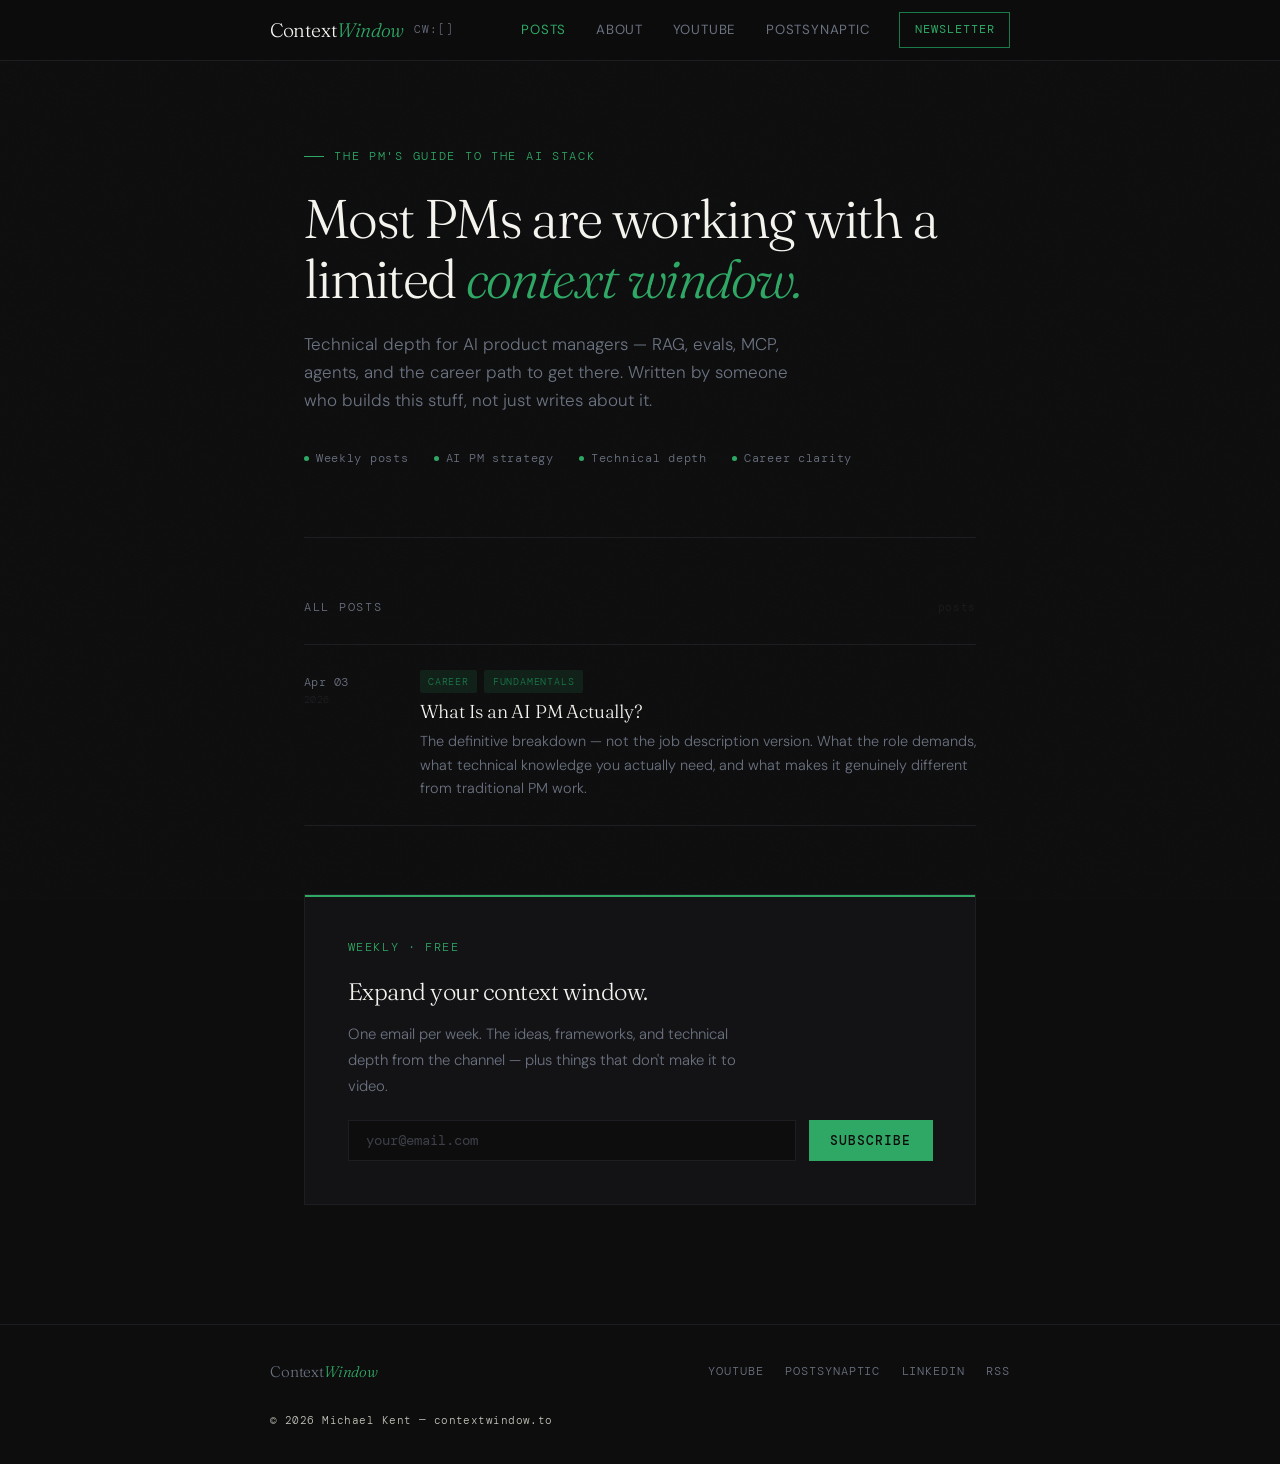
<file: index.html>
<!DOCTYPE html>
<html lang="en">
<head>
  <meta charset="UTF-8">
  <meta name="viewport" content="width=device-width, initial-scale=1.0">
  <title>ContextWindow — The PM's guide to the AI stack</title>
  <meta name="description" content="Technical depth for AI product managers. RAG, evals, MCP, agents, and the career path to get there. By Michael Kent.">
  <meta name="author" content="Michael Kent">

  <!-- Open Graph -->
  <meta property="og:title" content="ContextWindow">
  <meta property="og:description" content="The PM's guide to the AI stack.">
  <meta property="og:type" content="website">
  <meta property="og:url" content="https://contextwindow.to">

  <!-- Canonical -->
  <link rel="icon" type="image/x-icon" href="/favicon.ico">
  <link rel="icon" type="image/png" sizes="32x32" href="/favicon-32.png">
  <link rel="apple-touch-icon" sizes="180x180" href="/apple-touch-icon.png">
  <link rel="canonical" href="https://contextwindow.to">

  <!-- RSS -->
  <link rel="alternate" type="application/rss+xml" title="ContextWindow" href="/feed.xml">

  <link rel="stylesheet" href="css/style.css">
</head>
<body>

  <!-- ── Header ─────────────────────────────────────────── -->
  <header class="site-header">
    <div class="site-header-inner">
      <a href="/" class="site-logo">
        Context<span class="accent">Window</span>
        <span class="shortcode">CW:[]</span>
      </a>
      <nav class="site-nav">
        <a href="/" class="active">Posts</a>
        <a href="/about.html">About</a>
        <a href="https://youtube.com/@contextwindow-to" target="_blank" rel="noopener">YouTube</a>
        <a href="https://postsynaptic.dev" target="_blank" rel="noopener">PostSynaptic</a>
        <a href="https://contextwindowpm.substack.com" target="_blank" rel="noopener" class="nav-cta">Newsletter</a>
      </nav>
    </div>
  </header>

  <!-- ── Main ───────────────────────────────────────────── -->
  <main class="page-wrapper">

    <!-- Hero -->
    <section class="hero">
      <div class="hero-kicker">The PM's guide to the AI stack</div>
      <h1 class="hero-title">
        Most PMs are working with a<br>
        limited <em>context window.</em>
      </h1>
      <p class="hero-sub">
        Technical depth for AI product managers — RAG, evals, MCP, agents,
        and the career path to get there. Written by someone who builds this stuff, not just writes about it.
      </p>
      <div class="hero-meta">
        <span class="hero-meta-item"><span class="dot"></span> Weekly posts</span>
        <span class="hero-meta-item"><span class="dot"></span> AI PM strategy</span>
        <span class="hero-meta-item"><span class="dot"></span> Technical depth</span>
        <span class="hero-meta-item"><span class="dot"></span> Career clarity</span>
      </div>
    </section>

    <!-- Post list -->
    <section>
      <div class="post-list-header">
        <span class="post-list-title">All posts</span>
        <span class="post-list-count"><!-- POST_COUNT --> posts</span>
      </div>

      <div class="post-list">

        <!-- ── POST ENTRIES — add newest at top ──────────────
             Copy a .post-item block for each new post.
             Update: href, date, year, tags, title, excerpt.
             ─────────────────────────────────────────────── -->

        <a class="post-item" href="posts/what-is-an-ai-pm.html">
          <div class="post-item-date">
            Apr 03
            <span class="year">2026</span>
          </div>
          <div class="post-item-body">
            <div class="post-item-tags">
              <span class="post-tag">career</span>
              <span class="post-tag">fundamentals</span>
            </div>
            <div class="post-item-title">What Is an AI PM Actually?</div>
            <div class="post-item-excerpt">
              The definitive breakdown — not the job description version. What the role demands, what technical knowledge you actually need, and what makes it genuinely different from traditional PM work.
            </div>
          </div>
        </a>

        <!-- Add future posts above this comment -->

      </div>
    </section>

    <!-- Newsletter -->
    <section class="newsletter-strip">
      <div class="newsletter-kicker">Weekly · Free</div>
      <h2 class="newsletter-title">Expand your context window.</h2>
      <p class="newsletter-sub">
        One email per week. The ideas, frameworks, and technical depth from the channel — plus things that don't make it to video.
      </p>
      <form class="newsletter-form" action="https://contextwindowpm.substack.com" method="get" target="_blank">
        <input type="email" placeholder="your@email.com" name="email" autocomplete="email">
        <button type="submit">Subscribe</button>
      </form>
    </section>

  </main>

  <!-- ── Footer ─────────────────────────────────────────── -->
  <footer class="site-footer">
    <div class="site-footer-inner">
      <a href="/" class="footer-logo">Context<span>Window</span></a>
      <div class="footer-links">
        <a href="https://youtube.com/@contextwindow-to" target="_blank" rel="noopener">YouTube</a>
        <a href="https://postsynaptic.dev" target="_blank" rel="noopener">PostSynaptic</a>
        <a href="https://linkedin.com/in/stereomck" target="_blank" rel="noopener">LinkedIn</a>
        <a href="/feed.xml">RSS</a>
      </div>
      <div class="footer-copy">
        &copy; 2026 Michael Kent &mdash; contextwindow.to
      </div>
    </div>
  </footer>

</body>
</html>
</file>
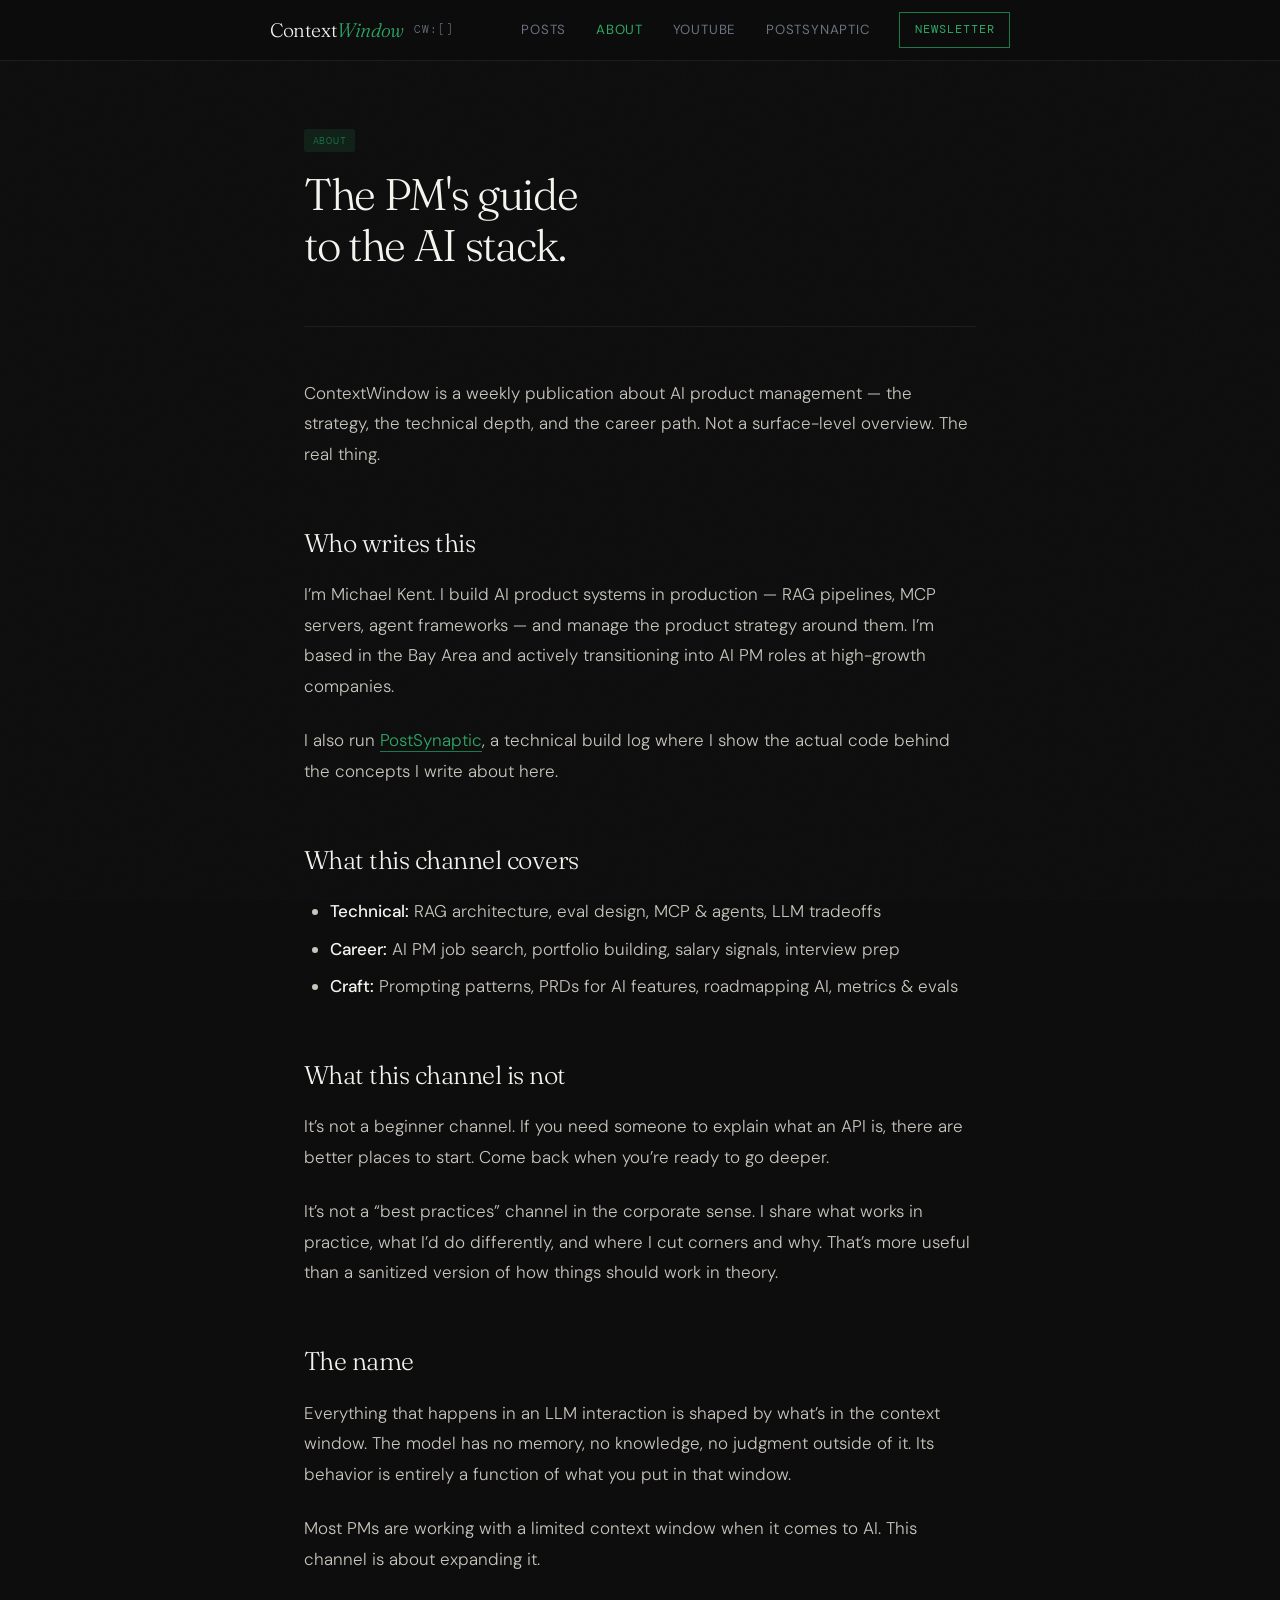
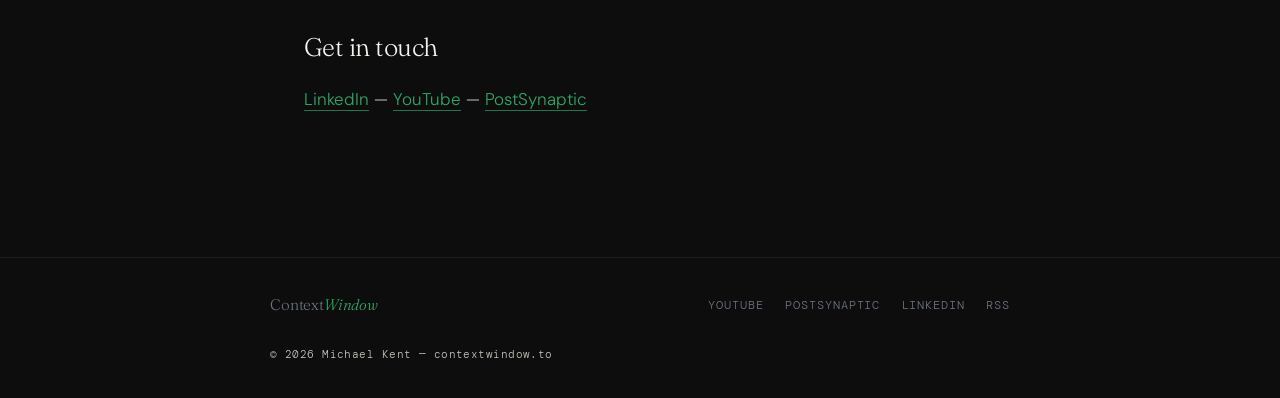
<file: about.html>
<!DOCTYPE html>
<html lang="en">
<head>
  <meta charset="UTF-8">
  <meta name="viewport" content="width=device-width, initial-scale=1.0">
  <title>About — ContextWindow</title>
  <meta name="description" content="ContextWindow is a channel and blog about AI product management. Written by Michael Kent.">
  <meta name="author" content="Michael Kent">
  <link rel="icon" type="image/x-icon" href="/favicon.ico">
  <link rel="icon" type="image/png" sizes="32x32" href="/favicon-32.png">
  <link rel="apple-touch-icon" sizes="180x180" href="/apple-touch-icon.png">
  <link rel="canonical" href="https://contextwindow.to/about.html">
  <link rel="alternate" type="application/rss+xml" title="ContextWindow" href="/feed.xml">
  <link rel="stylesheet" href="css/style.css">
</head>
<body>

  <header class="site-header">
    <div class="site-header-inner">
      <a href="/" class="site-logo">
        Context<span class="accent">Window</span>
        <span class="shortcode">CW:[]</span>
      </a>
      <nav class="site-nav">
        <a href="/">Posts</a>
        <a href="/about.html" class="active">About</a>
        <a href="https://youtube.com/@contextwindow-to" target="_blank" rel="noopener">YouTube</a>
        <a href="https://postsynaptic.dev" target="_blank" rel="noopener">PostSynaptic</a>
        <a href="https://contextwindowpm.substack.com" target="_blank" rel="noopener" class="nav-cta">Newsletter</a>
      </nav>
    </div>
  </header>

  <main class="page-wrapper">

    <header class="post-header">
      <div class="post-item-tags">
        <span class="post-tag">about</span>
      </div>
      <h1 class="post-title">The PM's guide<br>to the AI stack.</h1>
    </header>

    <div class="post-body">

      <p>ContextWindow is a weekly publication about AI product management &mdash; the strategy, the technical depth, and the career path. Not a surface-level overview. The real thing.</p>

      <h2>Who writes this</h2>

      <p>I&rsquo;m Michael Kent. I build AI product systems in production &mdash; RAG pipelines, MCP servers, agent frameworks &mdash; and manage the product strategy around them. I&rsquo;m based in the Bay Area and actively transitioning into AI PM roles at high-growth companies.</p>

      <p>I also run <a href="https://postsynaptic.dev" target="_blank" rel="noopener">PostSynaptic</a>, a technical build log where I show the actual code behind the concepts I write about here.</p>

      <h2>What this channel covers</h2>

      <ul>
        <li><strong>Technical:</strong> RAG architecture, eval design, MCP &amp; agents, LLM tradeoffs</li>
        <li><strong>Career:</strong> AI PM job search, portfolio building, salary signals, interview prep</li>
        <li><strong>Craft:</strong> Prompting patterns, PRDs for AI features, roadmapping AI, metrics &amp; evals</li>
      </ul>

      <h2>What this channel is not</h2>

      <p>It&rsquo;s not a beginner channel. If you need someone to explain what an API is, there are better places to start. Come back when you&rsquo;re ready to go deeper.</p>

      <p>It&rsquo;s not a &ldquo;best practices&rdquo; channel in the corporate sense. I share what works in practice, what I&rsquo;d do differently, and where I cut corners and why. That&rsquo;s more useful than a sanitized version of how things should work in theory.</p>

      <h2>The name</h2>

      <p>Everything that happens in an LLM interaction is shaped by what&rsquo;s in the context window. The model has no memory, no knowledge, no judgment outside of it. Its behavior is entirely a function of what you put in that window.</p>

      <p>Most PMs are working with a limited context window when it comes to AI. This channel is about expanding it.</p>

      <h2>Get in touch</h2>

      <p>
        <a href="https://linkedin.com/in/stereomck" target="_blank" rel="noopener">LinkedIn</a> &mdash;
        <a href="https://youtube.com/@contextwindow-to" target="_blank" rel="noopener">YouTube</a> &mdash;
        <a href="https://postsynaptic.dev" target="_blank" rel="noopener">PostSynaptic</a>
      </p>

    </div>

  </main>

  <footer class="site-footer">
    <div class="site-footer-inner">
      <a href="/" class="footer-logo">Context<span>Window</span></a>
      <div class="footer-links">
        <a href="https://youtube.com/@contextwindow-to" target="_blank" rel="noopener">YouTube</a>
        <a href="https://postsynaptic.dev" target="_blank" rel="noopener">PostSynaptic</a>
        <a href="https://linkedin.com/in/stereomck" target="_blank" rel="noopener">LinkedIn</a>
        <a href="/feed.xml">RSS</a>
      </div>
      <div class="footer-copy">&copy; 2026 Michael Kent &mdash; contextwindow.to</div>
    </div>
  </footer>

</body>
</html>
</file>
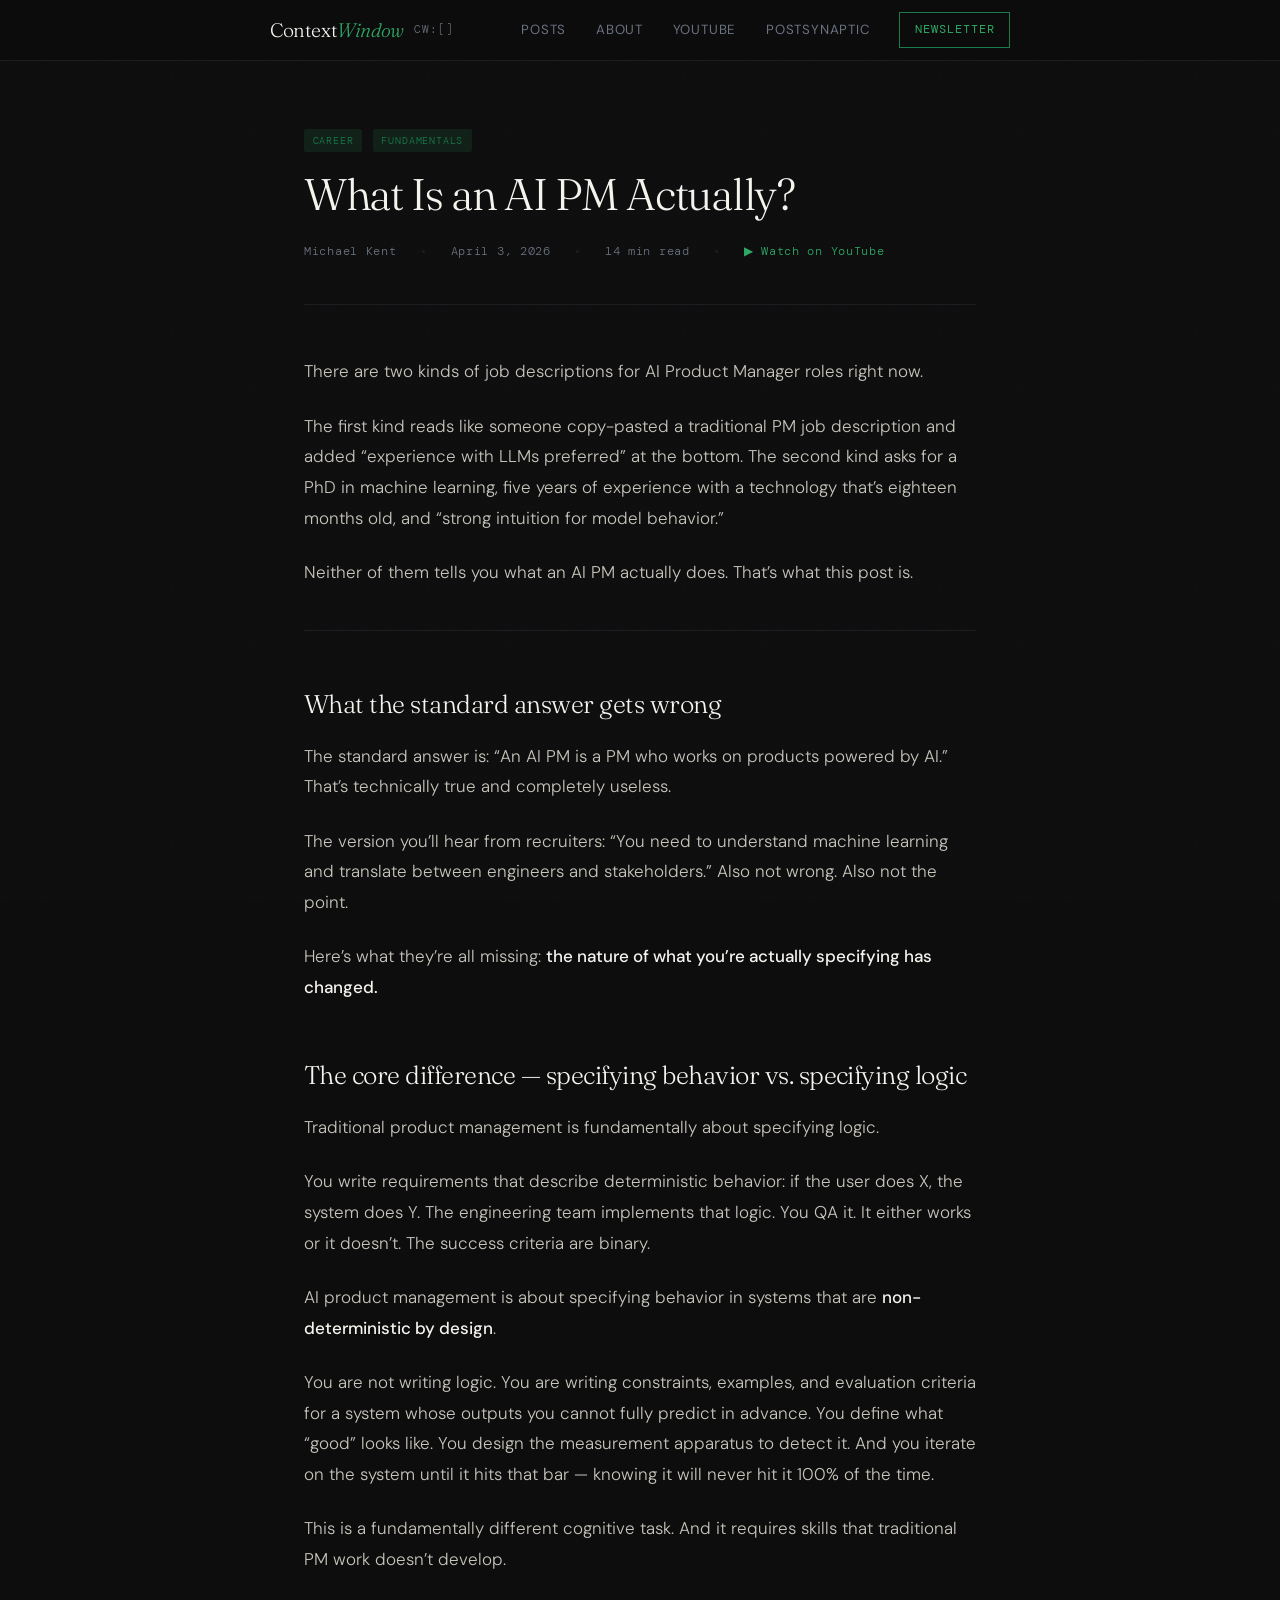
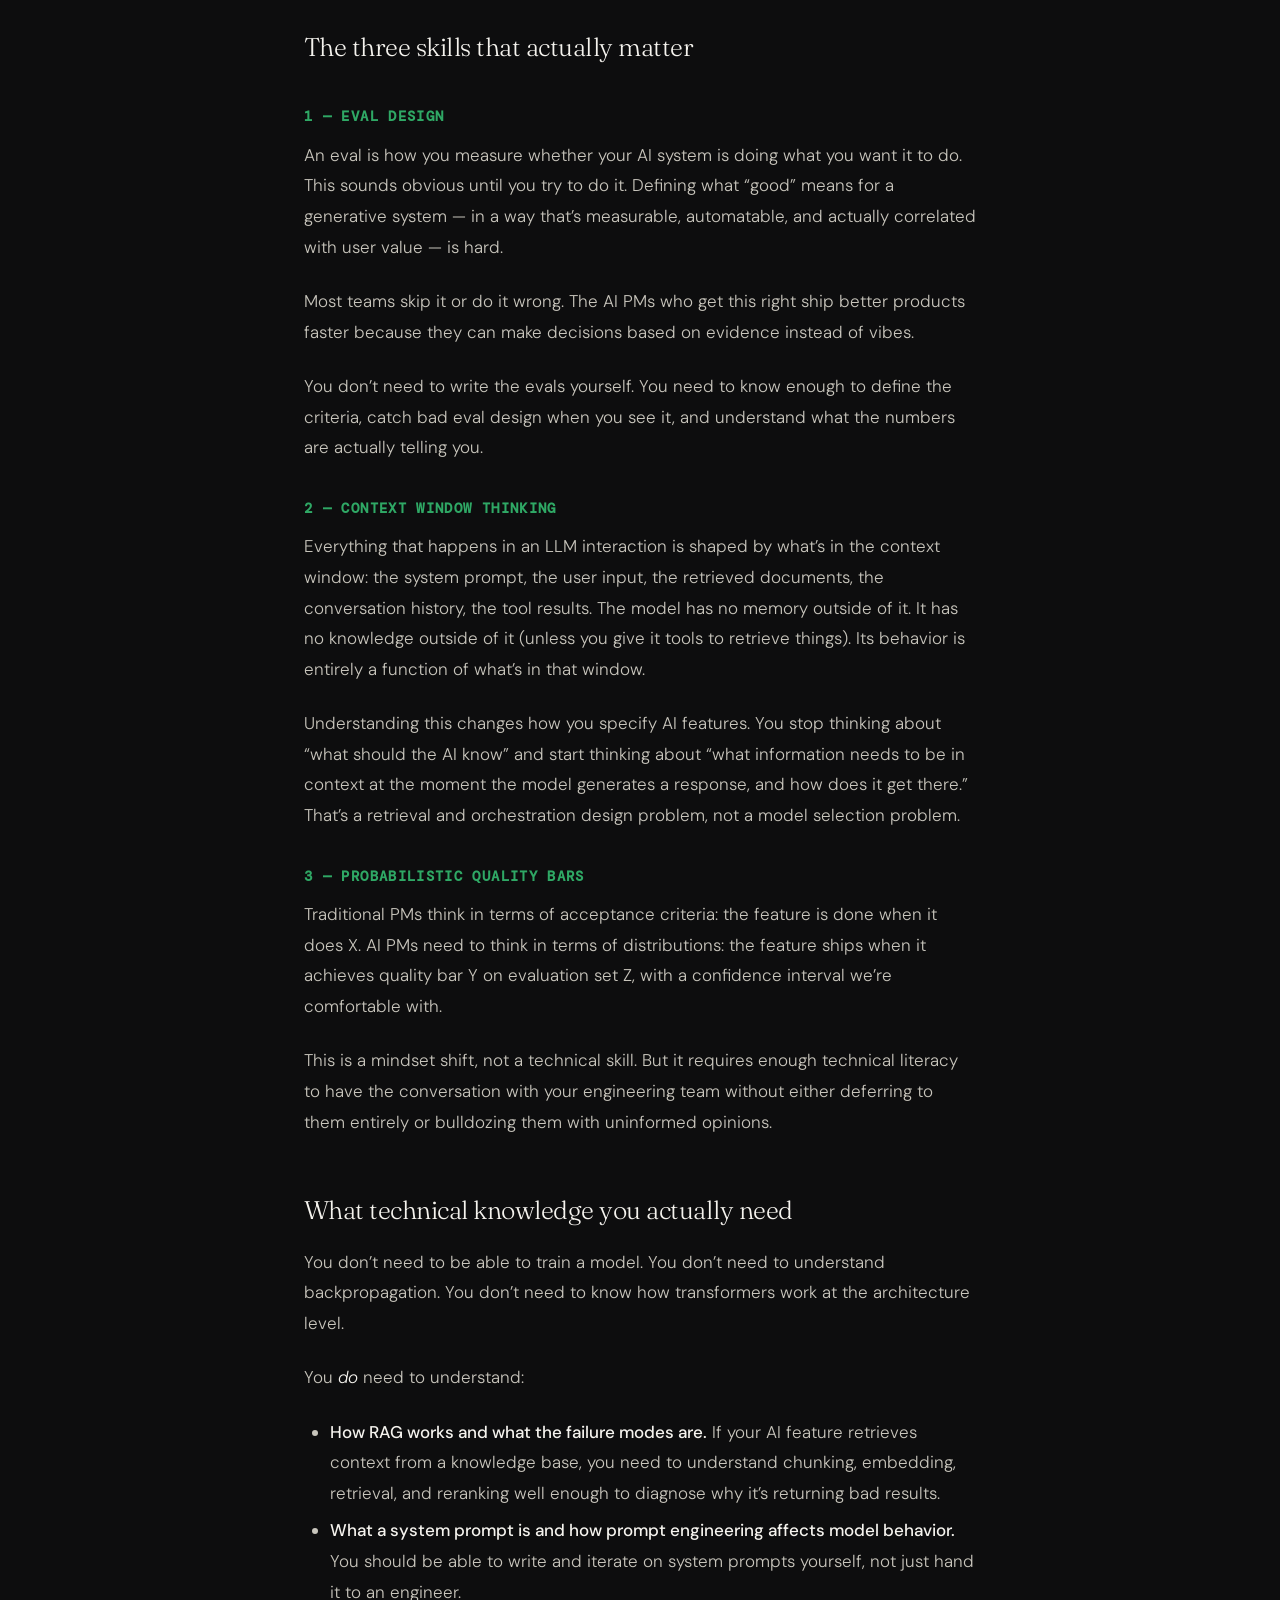
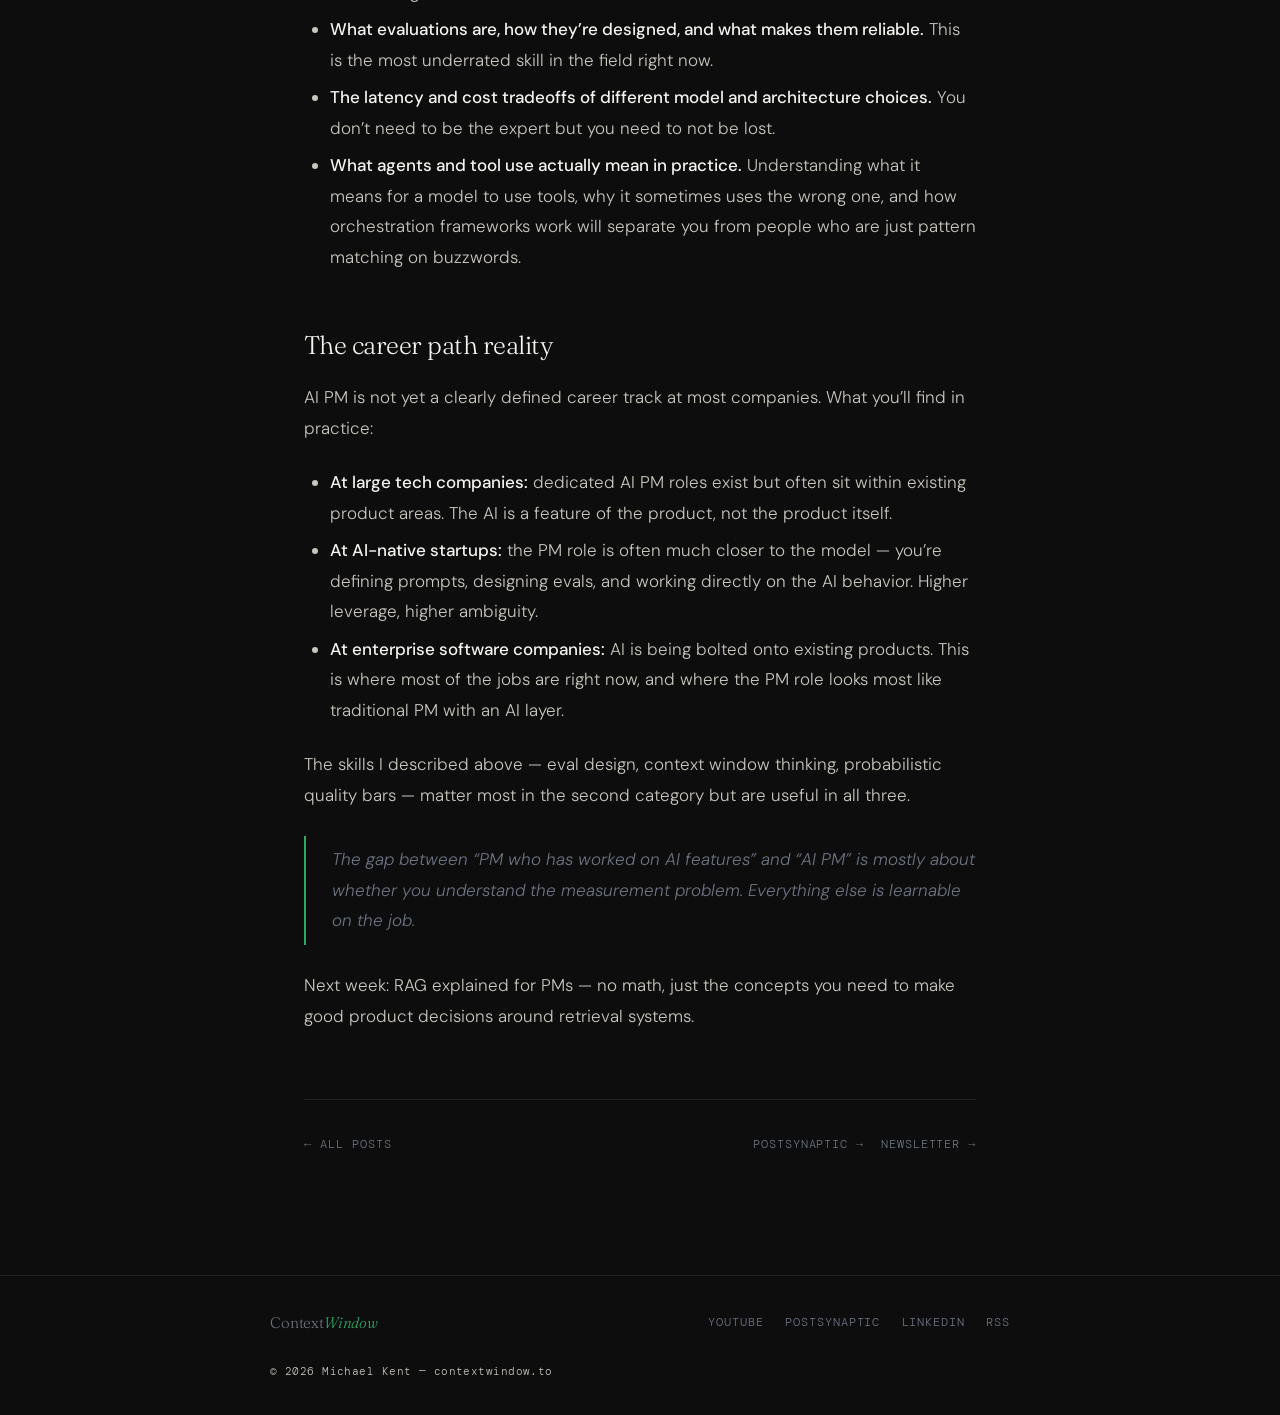
<file: posts/what-is-an-ai-pm.html>
<!DOCTYPE html>
<html lang="en">
<head>
  <meta charset="UTF-8">
  <meta name="viewport" content="width=device-width, initial-scale=1.0">
  <title>What Is an AI PM Actually? — ContextWindow</title>
  <meta name="description" content="The definitive breakdown — not the job description version. What the role demands, what technical knowledge you actually need, and what makes it genuinely different from traditional PM work.">
  <meta name="author" content="Michael Kent">

  <!-- Open Graph -->
  <meta property="og:title" content="What Is an AI PM Actually?">
  <meta property="og:description" content="The definitive breakdown — not the job description version.">
  <meta property="og:type" content="article">
  <meta property="og:url" content="https://contextwindow.to/posts/what-is-an-ai-pm.html">
  <meta property="article:published_time" content="2026-04-03">

  <link rel="icon" type="image/x-icon" href="/favicon.ico">
  <link rel="icon" type="image/png" sizes="32x32" href="/favicon-32.png">
  <link rel="apple-touch-icon" sizes="180x180" href="/apple-touch-icon.png">
  <link rel="canonical" href="https://contextwindow.to/posts/what-is-an-ai-pm.html">
  <link rel="alternate" type="application/rss+xml" title="ContextWindow" href="/feed.xml">
  <link rel="stylesheet" href="../css/style.css">
</head>
<body>

  <!-- ── Header ─────────────────────────────────────────── -->
  <header class="site-header">
    <div class="site-header-inner">
      <a href="/" class="site-logo">
        Context<span class="accent">Window</span>
        <span class="shortcode">CW:[]</span>
      </a>
      <nav class="site-nav">
        <a href="/">Posts</a>
        <a href="/about.html">About</a>
        <a href="https://youtube.com/@contextwindow" target="_blank" rel="noopener">YouTube</a>
        <a href="https://postsynaptic.dev" target="_blank" rel="noopener">PostSynaptic</a>
        <a href="https://contextwindowpm.substack.com" target="_blank" rel="noopener" class="nav-cta">Newsletter</a>
      </nav>
    </div>
  </header>

  <!-- ── Article ────────────────────────────────────────── -->
  <main class="page-wrapper">
    <article>

      <header class="post-header">
        <div class="post-item-tags">
          <span class="post-tag">career</span>
          <span class="post-tag">fundamentals</span>
        </div>
        <h1 class="post-title">What Is an AI PM Actually?</h1>
        <div class="post-meta">
          <span class="post-meta-item">Michael Kent</span>
          <span class="post-meta-sep"></span>
          <span class="post-meta-item">April 3, 2026</span>
          <span class="post-meta-sep"></span>
          <span class="post-meta-item">14 min read</span>
          <span class="post-meta-sep"></span>
          <a class="post-meta-item" style="color:var(--token);text-decoration:none;" href="https://youtube.com/watch?v=PLACEHOLDER" target="_blank" rel="noopener">&#9654; Watch on YouTube</a>
        </div>
      </header>

      <div class="post-body">

        <p>There are two kinds of job descriptions for AI Product Manager roles right now.</p>

        <p>The first kind reads like someone copy-pasted a traditional PM job description and added &ldquo;experience with LLMs preferred&rdquo; at the bottom. The second kind asks for a PhD in machine learning, five years of experience with a technology that&rsquo;s eighteen months old, and &ldquo;strong intuition for model behavior.&rdquo;</p>

        <p>Neither of them tells you what an AI PM actually does. That&rsquo;s what this post is.</p>

        <hr>

        <h2>What the standard answer gets wrong</h2>

        <p>The standard answer is: &ldquo;An AI PM is a PM who works on products powered by AI.&rdquo; That&rsquo;s technically true and completely useless.</p>

        <p>The version you&rsquo;ll hear from recruiters: &ldquo;You need to understand machine learning and translate between engineers and stakeholders.&rdquo; Also not wrong. Also not the point.</p>

        <p>Here&rsquo;s what they&rsquo;re all missing: <strong>the nature of what you&rsquo;re actually specifying has changed.</strong></p>

        <h2>The core difference — specifying behavior vs. specifying logic</h2>

        <p>Traditional product management is fundamentally about specifying logic.</p>

        <p>You write requirements that describe deterministic behavior: if the user does X, the system does Y. The engineering team implements that logic. You QA it. It either works or it doesn&rsquo;t. The success criteria are binary.</p>

        <p>AI product management is about specifying behavior in systems that are <strong>non-deterministic by design</strong>.</p>

        <p>You are not writing logic. You are writing constraints, examples, and evaluation criteria for a system whose outputs you cannot fully predict in advance. You define what &ldquo;good&rdquo; looks like. You design the measurement apparatus to detect it. And you iterate on the system until it hits that bar &mdash; knowing it will never hit it 100% of the time.</p>

        <p>This is a fundamentally different cognitive task. And it requires skills that traditional PM work doesn&rsquo;t develop.</p>

        <h2>The three skills that actually matter</h2>

        <h3>1 &mdash; Eval design</h3>

        <p>An eval is how you measure whether your AI system is doing what you want it to do. This sounds obvious until you try to do it. Defining what &ldquo;good&rdquo; means for a generative system &mdash; in a way that&rsquo;s measurable, automatable, and actually correlated with user value &mdash; is hard.</p>

        <p>Most teams skip it or do it wrong. The AI PMs who get this right ship better products faster because they can make decisions based on evidence instead of vibes.</p>

        <p>You don&rsquo;t need to write the evals yourself. You need to know enough to define the criteria, catch bad eval design when you see it, and understand what the numbers are actually telling you.</p>

        <h3>2 &mdash; Context window thinking</h3>

        <p>Everything that happens in an LLM interaction is shaped by what&rsquo;s in the context window: the system prompt, the user input, the retrieved documents, the conversation history, the tool results. The model has no memory outside of it. It has no knowledge outside of it (unless you give it tools to retrieve things). Its behavior is entirely a function of what&rsquo;s in that window.</p>

        <p>Understanding this changes how you specify AI features. You stop thinking about &ldquo;what should the AI know&rdquo; and start thinking about &ldquo;what information needs to be in context at the moment the model generates a response, and how does it get there.&rdquo; That&rsquo;s a retrieval and orchestration design problem, not a model selection problem.</p>

        <h3>3 &mdash; Probabilistic quality bars</h3>

        <p>Traditional PMs think in terms of acceptance criteria: the feature is done when it does X. AI PMs need to think in terms of distributions: the feature ships when it achieves quality bar Y on evaluation set Z, with a confidence interval we&rsquo;re comfortable with.</p>

        <p>This is a mindset shift, not a technical skill. But it requires enough technical literacy to have the conversation with your engineering team without either deferring to them entirely or bulldozing them with uninformed opinions.</p>

        <h2>What technical knowledge you actually need</h2>

        <p>You don&rsquo;t need to be able to train a model. You don&rsquo;t need to understand backpropagation. You don&rsquo;t need to know how transformers work at the architecture level.</p>

        <p>You <em>do</em> need to understand:</p>

        <ul>
          <li><strong>How RAG works and what the failure modes are.</strong> If your AI feature retrieves context from a knowledge base, you need to understand chunking, embedding, retrieval, and reranking well enough to diagnose why it&rsquo;s returning bad results.</li>
          <li><strong>What a system prompt is and how prompt engineering affects model behavior.</strong> You should be able to write and iterate on system prompts yourself, not just hand it to an engineer.</li>
          <li><strong>What evaluations are, how they&rsquo;re designed, and what makes them reliable.</strong> This is the most underrated skill in the field right now.</li>
          <li><strong>The latency and cost tradeoffs of different model and architecture choices.</strong> You don&rsquo;t need to be the expert but you need to not be lost.</li>
          <li><strong>What agents and tool use actually mean in practice.</strong> Understanding what it means for a model to use tools, why it sometimes uses the wrong one, and how orchestration frameworks work will separate you from people who are just pattern matching on buzzwords.</li>
        </ul>

        <h2>The career path reality</h2>

        <p>AI PM is not yet a clearly defined career track at most companies. What you&rsquo;ll find in practice:</p>

        <ul>
          <li><strong>At large tech companies:</strong> dedicated AI PM roles exist but often sit within existing product areas. The AI is a feature of the product, not the product itself.</li>
          <li><strong>At AI-native startups:</strong> the PM role is often much closer to the model &mdash; you&rsquo;re defining prompts, designing evals, and working directly on the AI behavior. Higher leverage, higher ambiguity.</li>
          <li><strong>At enterprise software companies:</strong> AI is being bolted onto existing products. This is where most of the jobs are right now, and where the PM role looks most like traditional PM with an AI layer.</li>
        </ul>

        <p>The skills I described above &mdash; eval design, context window thinking, probabilistic quality bars &mdash; matter most in the second category but are useful in all three.</p>

        <blockquote>
          The gap between &ldquo;PM who has worked on AI features&rdquo; and &ldquo;AI PM&rdquo; is mostly about whether you understand the measurement problem. Everything else is learnable on the job.
        </blockquote>

        <p>Next week: RAG explained for PMs &mdash; no math, just the concepts you need to make good product decisions around retrieval systems.</p>

      </div>

      <footer class="post-footer">
        <a href="/" class="post-back">&larr; All posts</a>
        <div class="post-channel-links">
          <a href="https://postsynaptic.dev" target="_blank" rel="noopener">PostSynaptic &rarr;</a>
          <a href="https://contextwindowpm.substack.com" target="_blank" rel="noopener">Newsletter &rarr;</a>
        </div>
      </footer>

    </article>
  </main>

  <!-- ── Footer ─────────────────────────────────────────── -->
  <footer class="site-footer">
    <div class="site-footer-inner">
      <a href="/" class="footer-logo">Context<span>Window</span></a>
      <div class="footer-links">
        <a href="https://youtube.com/@contextwindow" target="_blank" rel="noopener">YouTube</a>
        <a href="https://postsynaptic.dev" target="_blank" rel="noopener">PostSynaptic</a>
        <a href="https://linkedin.com/in/michael-kent" target="_blank" rel="noopener">LinkedIn</a>
        <a href="/feed.xml">RSS</a>
      </div>
      <div class="footer-copy">
        &copy; 2026 Michael Kent &mdash; contextwindow.to
      </div>
    </div>
  </footer>

</body>
</html>
</file>
<file: css/style.css>
/* ============================================================
   Context Window — Brand CSS
   CW:[] — contextwindow.to
   Author: Michael Kent
   ============================================================ */

@import url('https://fonts.googleapis.com/css2?family=Fraunces:ital,opsz,wght@0,9..144,300;0,9..144,400;1,9..144,300;1,9..144,400&family=DM+Mono:wght@400;500&family=DM+Sans:wght@300;400;500&display=swap');

/* ── Variables ─────────────────────────────────────────────── */
:root {
  --void:        #0D0D0E;
  --void-soft:   #131315;
  --void-border: #1E1E22;
  --token:       #2FA865;
  --token-dim:   #1A7A4A;
  --token-glow:  rgba(47,168,101,0.12);
  --paper:       #F5F3EE;
  --paper-dim:   #C8C5BC;
  --noise:       #6B7280;
  --latent:      #D4EDE1;

  --font-serif:  'Fraunces', Georgia, serif;
  --font-mono:   'DM Mono', 'Courier New', monospace;
  --font-sans:   'DM Sans', system-ui, sans-serif;

  --max-width:   740px;
  --col-gap:     2rem;
  --reading-gap: 1.75rem;
}

/* ── Reset ──────────────────────────────────────────────────── */
*, *::before, *::after { box-sizing: border-box; margin: 0; padding: 0; }
html { font-size: 17px; scroll-behavior: smooth; }

body {
  background: var(--void);
  color: var(--paper);
  font-family: var(--font-sans);
  font-weight: 300;
  line-height: 1.75;
  min-height: 100vh;
  -webkit-font-smoothing: antialiased;
}

/* ── Grain overlay ──────────────────────────────────────────── */
body::before {
  content: '';
  position: fixed;
  inset: 0;
  background-image: url("data:image/svg+xml,%3Csvg viewBox='0 0 256 256' xmlns='http://www.w3.org/2000/svg'%3E%3Cfilter id='noise'%3E%3CfeTurbulence type='fractalNoise' baseFrequency='0.9' numOctaves='4' stitchTiles='stitch'/%3E%3C/filter%3E%3Crect width='100%25' height='100%25' filter='url(%23noise)' opacity='0.04'/%3E%3C/svg%3E");
  background-size: 256px 256px;
  pointer-events: none;
  z-index: 0;
  opacity: 0.6;
}

/* ── Site header ────────────────────────────────────────────── */
.site-header {
  position: sticky;
  top: 0;
  z-index: 100;
  background: rgba(13,13,14,0.92);
  backdrop-filter: blur(12px);
  -webkit-backdrop-filter: blur(12px);
  border-bottom: 1px solid var(--void-border);
  padding: 0 2rem;
}

.site-header-inner {
  max-width: var(--max-width);
  margin: 0 auto;
  display: flex;
  align-items: center;
  justify-content: space-between;
  height: 60px;
  gap: 2rem;
}

.site-logo {
  font-family: var(--font-serif);
  font-weight: 300;
  font-size: 1.15rem;
  color: var(--paper);
  text-decoration: none;
  letter-spacing: -0.02em;
  display: flex;
  align-items: baseline;
  gap: 0;
}

.site-logo .accent { color: var(--token); font-style: italic; }

.site-logo .shortcode {
  font-family: var(--font-mono);
  font-size: 0.65rem;
  color: var(--noise);
  letter-spacing: 0.08em;
  margin-left: 0.6rem;
  align-self: center;
}

.site-nav {
  display: flex;
  align-items: center;
  gap: 1.75rem;
}

.site-nav a {
  font-size: 0.78rem;
  font-weight: 400;
  color: var(--noise);
  text-decoration: none;
  letter-spacing: 0.06em;
  text-transform: uppercase;
  transition: color 0.15s;
}

.site-nav a:hover { color: var(--paper); }
.site-nav a.active { color: var(--token); }

.nav-cta {
  font-family: var(--font-mono);
  font-size: 0.72rem !important;
  color: var(--token) !important;
  border: 1px solid var(--token-dim);
  padding: 0.35rem 0.85rem;
  letter-spacing: 0.08em !important;
  text-transform: uppercase !important;
  transition: background 0.15s, color 0.15s !important;
}

.nav-cta:hover {
  background: var(--token-glow) !important;
  color: var(--token) !important;
}

/* ── Page layout ────────────────────────────────────────────── */
.page-wrapper {
  position: relative;
  z-index: 1;
  max-width: var(--max-width);
  margin: 0 auto;
  padding: 0 2rem 5rem;
}

/* ── Hero ───────────────────────────────────────────────────── */
.hero {
  padding: 5rem 0 4rem;
  border-bottom: 1px solid var(--void-border);
  margin-bottom: 3.5rem;
}

.hero-kicker {
  font-family: var(--font-mono);
  font-size: 0.72rem;
  letter-spacing: 0.14em;
  text-transform: uppercase;
  color: var(--token);
  margin-bottom: 1.25rem;
  display: flex;
  align-items: center;
  gap: 0.6rem;
}

.hero-kicker::before {
  content: '';
  display: inline-block;
  width: 20px;
  height: 1px;
  background: var(--token);
}

.hero-title {
  font-family: var(--font-serif);
  font-weight: 300;
  font-size: clamp(2.2rem, 5vw, 3.2rem);
  line-height: 1.1;
  letter-spacing: -0.03em;
  color: var(--paper);
  margin-bottom: 1.25rem;
}

.hero-title em {
  font-style: italic;
  color: var(--token);
}

.hero-sub {
  font-size: 1rem;
  color: var(--noise);
  max-width: 520px;
  line-height: 1.65;
  margin-bottom: 2rem;
}

.hero-meta {
  display: flex;
  align-items: center;
  gap: 1.5rem;
  flex-wrap: wrap;
}

.hero-meta-item {
  font-family: var(--font-mono);
  font-size: 0.7rem;
  color: var(--noise);
  letter-spacing: 0.06em;
  display: flex;
  align-items: center;
  gap: 0.4rem;
}

.hero-meta-item .dot {
  width: 5px;
  height: 5px;
  background: var(--token);
  border-radius: 50%;
  display: inline-block;
}

/* ── Post list ──────────────────────────────────────────────── */
.post-list-header {
  display: flex;
  align-items: baseline;
  justify-content: space-between;
  margin-bottom: 1.5rem;
}

.post-list-title {
  font-family: var(--font-mono);
  font-size: 0.72rem;
  letter-spacing: 0.14em;
  text-transform: uppercase;
  color: var(--noise);
}

.post-list-count {
  font-family: var(--font-mono);
  font-size: 0.65rem;
  color: var(--void-border);
  letter-spacing: 0.06em;
}

.post-list {
  display: flex;
  flex-direction: column;
  gap: 0;
}

.post-item {
  display: grid;
  grid-template-columns: 90px 1fr;
  gap: 1.5rem;
  padding: 1.5rem 0;
  border-bottom: 1px solid var(--void-border);
  text-decoration: none;
  color: inherit;
  transition: background 0.15s;
  align-items: start;
}

.post-item:first-child { border-top: 1px solid var(--void-border); }
.post-item:hover .post-item-title { color: var(--token); }

.post-item-date {
  font-family: var(--font-mono);
  font-size: 0.68rem;
  color: var(--noise);
  letter-spacing: 0.04em;
  padding-top: 0.25rem;
  line-height: 1.4;
}

.post-item-date .year {
  display: block;
  color: var(--void-border);
  font-size: 0.6rem;
  margin-top: 2px;
}

.post-item-body {}

.post-item-tags {
  display: flex;
  gap: 0.4rem;
  margin-bottom: 0.4rem;
  flex-wrap: wrap;
}

.post-tag {
  font-family: var(--font-mono);
  font-size: 0.6rem;
  letter-spacing: 0.08em;
  text-transform: uppercase;
  color: var(--token-dim);
  background: var(--token-glow);
  padding: 0.15rem 0.5rem;
  border-radius: 2px;
}

.post-item-title {
  font-family: var(--font-serif);
  font-weight: 300;
  font-size: 1.1rem;
  line-height: 1.3;
  color: var(--paper);
  letter-spacing: -0.01em;
  margin-bottom: 0.35rem;
  transition: color 0.15s;
}

.post-item-excerpt {
  font-size: 0.85rem;
  color: var(--noise);
  line-height: 1.6;
}

/* ── Newsletter strip ───────────────────────────────────────── */
.newsletter-strip {
  margin: 4rem 0 0;
  padding: 2.5rem;
  border: 1px solid var(--void-border);
  background: var(--void-soft);
  position: relative;
  overflow: hidden;
}

.newsletter-strip::before {
  content: '';
  position: absolute;
  top: 0; left: 0; right: 0;
  height: 2px;
  background: var(--token);
}

.newsletter-kicker {
  font-family: var(--font-mono);
  font-size: 0.68rem;
  letter-spacing: 0.14em;
  text-transform: uppercase;
  color: var(--token);
  margin-bottom: 0.75rem;
}

.newsletter-title {
  font-family: var(--font-serif);
  font-weight: 300;
  font-size: 1.4rem;
  letter-spacing: -0.02em;
  color: var(--paper);
  margin-bottom: 0.5rem;
}

.newsletter-sub {
  font-size: 0.875rem;
  color: var(--noise);
  margin-bottom: 1.25rem;
  max-width: 420px;
}

.newsletter-form {
  display: flex;
  gap: 0.75rem;
  flex-wrap: wrap;
}

.newsletter-form input {
  flex: 1;
  min-width: 220px;
  background: var(--void);
  border: 1px solid var(--void-border);
  color: var(--paper);
  padding: 0.65rem 1rem;
  font-family: var(--font-mono);
  font-size: 0.8rem;
  outline: none;
  transition: border-color 0.15s;
}

.newsletter-form input::placeholder { color: var(--noise); opacity: 0.5; }
.newsletter-form input:focus { border-color: var(--token-dim); }

.newsletter-form button {
  background: var(--token);
  color: var(--void);
  border: none;
  padding: 0.65rem 1.25rem;
  font-family: var(--font-mono);
  font-size: 0.75rem;
  font-weight: 500;
  letter-spacing: 0.08em;
  text-transform: uppercase;
  cursor: pointer;
  transition: background 0.15s;
}

.newsletter-form button:hover { background: #3acd7a; }

/* ── Site footer ────────────────────────────────────────────── */
.site-footer {
  position: relative;
  z-index: 1;
  border-top: 1px solid var(--void-border);
  padding: 2rem;
  margin-top: 2rem;
}

.site-footer-inner {
  max-width: var(--max-width);
  margin: 0 auto;
  display: flex;
  align-items: center;
  justify-content: space-between;
  flex-wrap: wrap;
  gap: 1rem;
}

.footer-logo {
  font-family: var(--font-serif);
  font-weight: 300;
  font-size: 0.9rem;
  color: var(--noise);
  text-decoration: none;
  letter-spacing: -0.01em;
}

.footer-logo span { color: var(--token); font-style: italic; }

.footer-links {
  display: flex;
  gap: 1.25rem;
}

.footer-links a {
  font-family: var(--font-mono);
  font-size: 0.68rem;
  letter-spacing: 0.08em;
  text-transform: uppercase;
  color: var(--noise);
  text-decoration: none;
  transition: color 0.15s;
}

.footer-links a:hover { color: var(--token); }

.footer-copy {
  font-family: var(--font-mono);
  font-size: 0.65rem;
  color: var(--paper-dim);
  letter-spacing: 0.04em;
  width: 100%;
  margin-top: 0.5rem;
}

/* ── Post page ──────────────────────────────────────────────── */
.post-header {
  padding: 4rem 0 2.5rem;
  border-bottom: 1px solid var(--void-border);
  margin-bottom: 3rem;
}

.post-header .post-tag { margin-right: 0.25rem; }

.post-title {
  font-family: var(--font-serif);
  font-weight: 300;
  font-size: clamp(1.8rem, 4vw, 2.6rem);
  line-height: 1.15;
  letter-spacing: -0.03em;
  color: var(--paper);
  margin: 1rem 0 0.75rem;
}

.post-meta {
  display: flex;
  align-items: center;
  gap: 1.5rem;
  flex-wrap: wrap;
  margin-top: 1.25rem;
}

.post-meta-item {
  font-family: var(--font-mono);
  font-size: 0.7rem;
  color: var(--noise);
  letter-spacing: 0.06em;
}

.post-meta-sep {
  width: 3px;
  height: 3px;
  background: var(--void-border);
  border-radius: 50%;
  display: inline-block;
}

/* ── Post body ──────────────────────────────────────────────── */
.post-body {
  font-size: 1rem;
  line-height: 1.8;
  color: var(--paper-dim);
}

.post-body h2 {
  font-family: var(--font-serif);
  font-weight: 300;
  font-size: 1.5rem;
  letter-spacing: -0.02em;
  color: var(--paper);
  margin: 2.5rem 0 0.75rem;
  padding-top: 0.5rem;
}

.post-body h3 {
  font-family: var(--font-mono);
  font-size: 0.8rem;
  letter-spacing: 0.1em;
  text-transform: uppercase;
  color: var(--token);
  margin: 2rem 0 0.6rem;
}

.post-body p { margin-bottom: 1.4rem; }

.post-body strong {
  font-weight: 500;
  color: var(--paper);
}

.post-body em { font-style: italic; color: var(--paper); }

.post-body a {
  color: var(--token);
  text-decoration: none;
  border-bottom: 1px solid var(--token-dim);
  transition: border-color 0.15s;
}

.post-body a:hover { border-color: var(--token); }

.post-body code {
  font-family: var(--font-mono);
  font-size: 0.82em;
  color: var(--token);
  background: var(--token-glow);
  padding: 0.1em 0.4em;
  border-radius: 2px;
}

.post-body pre {
  background: var(--void-soft);
  border: 1px solid var(--void-border);
  padding: 1.25rem 1.5rem;
  margin: 1.5rem 0;
  overflow-x: auto;
  font-family: var(--font-mono);
  font-size: 0.82rem;
  line-height: 1.7;
  color: var(--paper-dim);
}

.post-body pre code {
  background: none;
  padding: 0;
  color: inherit;
}

.post-body blockquote {
  border-left: 2px solid var(--token);
  padding: 0.5rem 0 0.5rem 1.5rem;
  margin: 1.5rem 0;
  color: var(--noise);
  font-style: italic;
}

.post-body ul, .post-body ol {
  padding-left: 1.5rem;
  margin-bottom: 1.4rem;
}

.post-body li { margin-bottom: 0.4rem; }

.post-body hr {
  border: none;
  border-top: 1px solid var(--void-border);
  margin: 2.5rem 0;
}

/* ── Post footer ────────────────────────────────────────────── */
.post-footer {
  margin-top: 4rem;
  padding-top: 2rem;
  border-top: 1px solid var(--void-border);
  display: flex;
  align-items: center;
  justify-content: space-between;
  flex-wrap: wrap;
  gap: 1rem;
}

.post-back {
  font-family: var(--font-mono);
  font-size: 0.72rem;
  letter-spacing: 0.08em;
  text-transform: uppercase;
  color: var(--noise);
  text-decoration: none;
  transition: color 0.15s;
}

.post-back:hover { color: var(--token); }

.post-channel-links {
  display: flex;
  gap: 1rem;
}

.post-channel-links a {
  font-family: var(--font-mono);
  font-size: 0.68rem;
  letter-spacing: 0.08em;
  text-transform: uppercase;
  color: var(--noise);
  text-decoration: none;
  transition: color 0.15s;
}

.post-channel-links a:hover { color: var(--token); }

/* ── Utilities ──────────────────────────────────────────────── */
.sr-only {
  position: absolute;
  width: 1px;
  height: 1px;
  overflow: hidden;
  clip: rect(0,0,0,0);
  white-space: nowrap;
}

/* ── Animations ─────────────────────────────────────────────── */
@keyframes fade-up {
  from { opacity: 0; transform: translateY(16px); }
  to   { opacity: 1; transform: translateY(0); }
}

.hero         { animation: fade-up 0.5s ease both; }
.post-list    { animation: fade-up 0.5s 0.1s ease both; }
.newsletter-strip { animation: fade-up 0.5s 0.2s ease both; }

/* ── Responsive ─────────────────────────────────────────────── */
@media (max-width: 600px) {
  .site-nav { display: none; }
  .post-item { grid-template-columns: 1fr; gap: 0.25rem; }
  .post-item-date { font-size: 0.65rem; }
  .newsletter-form { flex-direction: column; }
  .newsletter-form input, .newsletter-form button { width: 100%; }
  .site-footer-inner { flex-direction: column; align-items: flex-start; }
}
</file>
